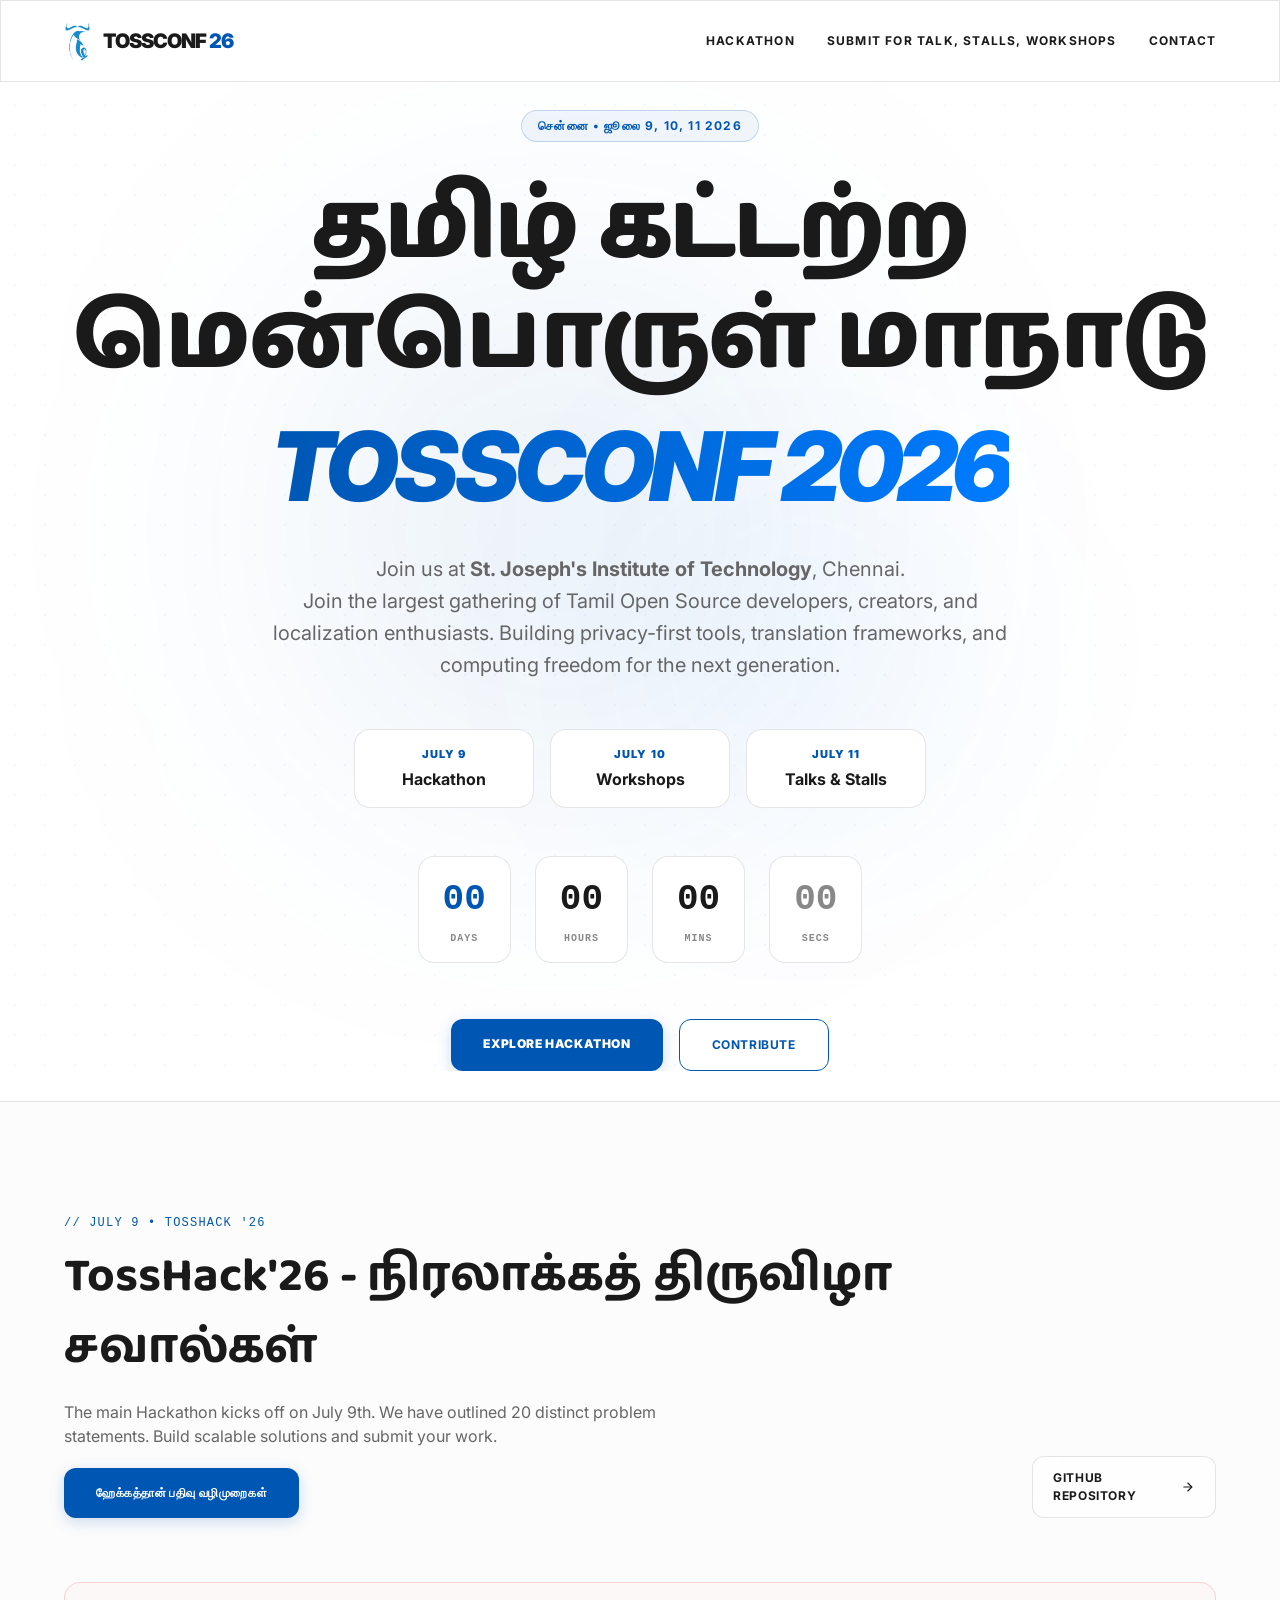
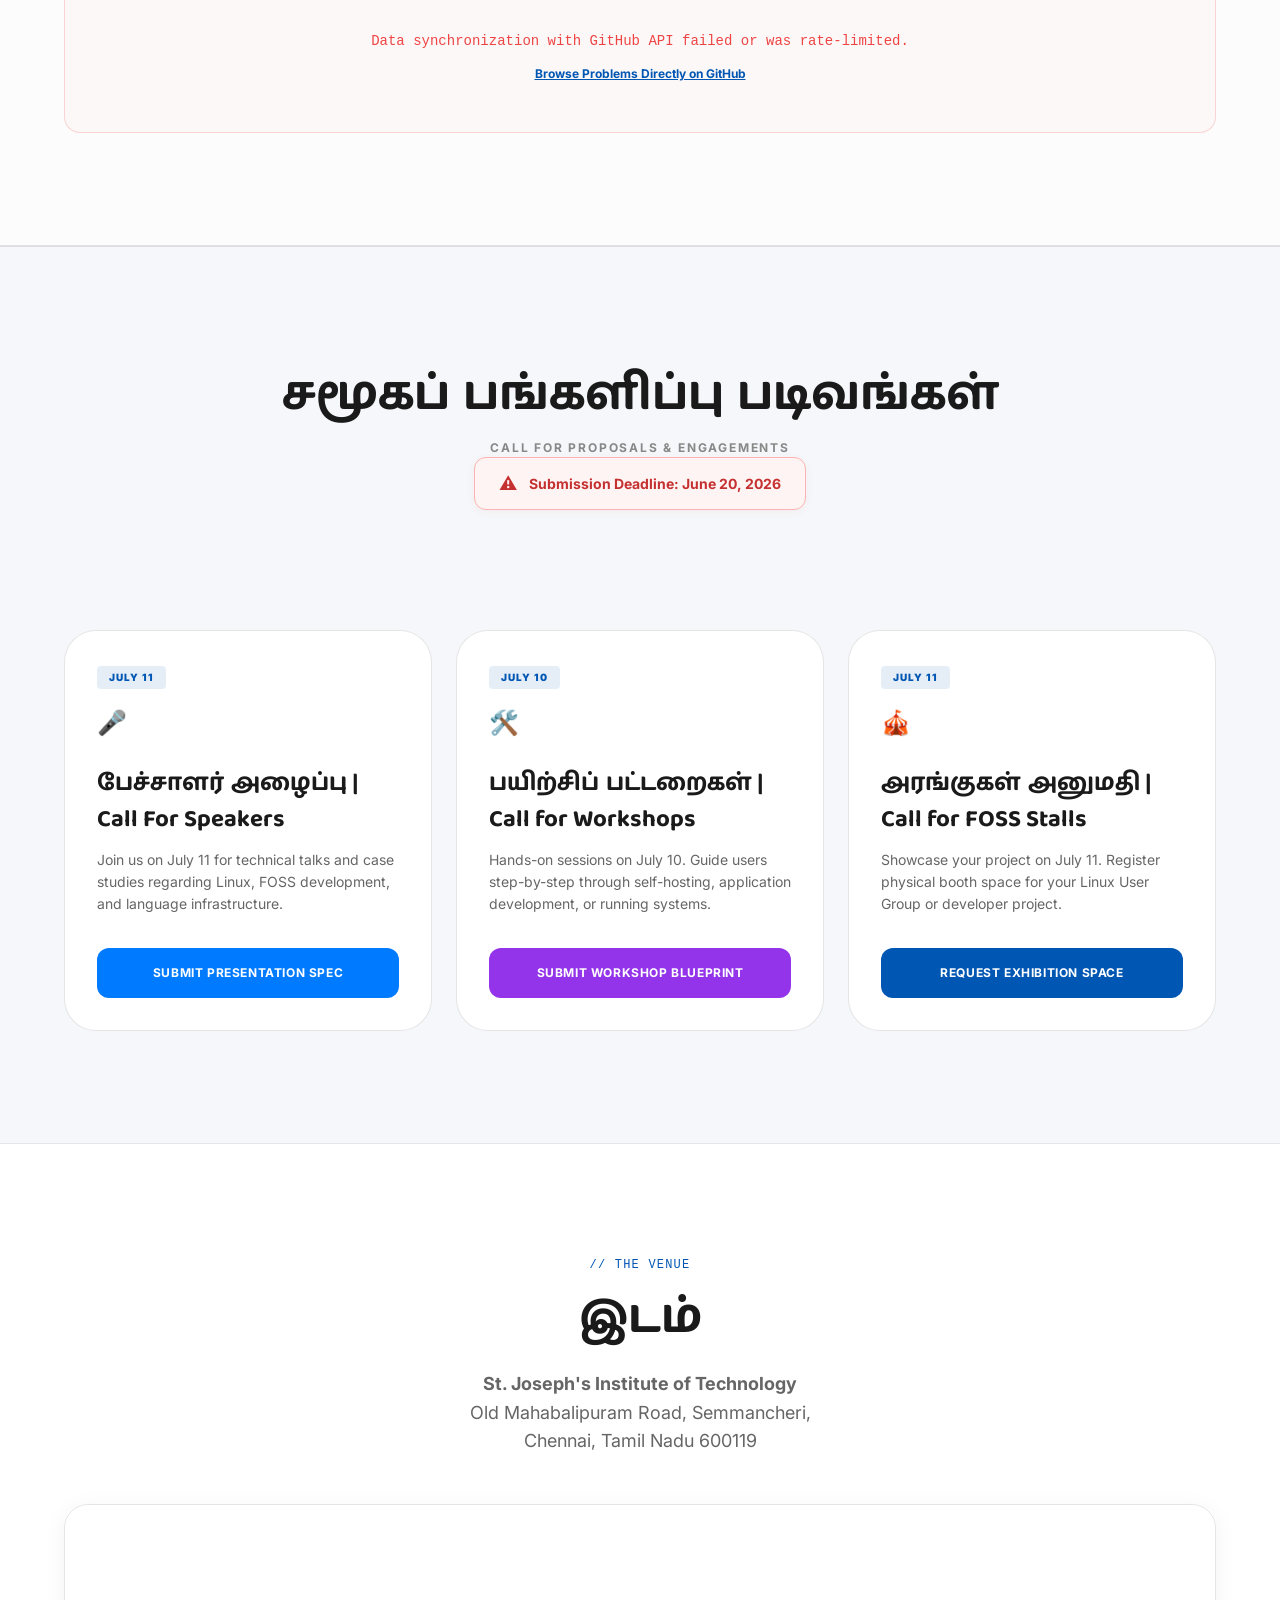
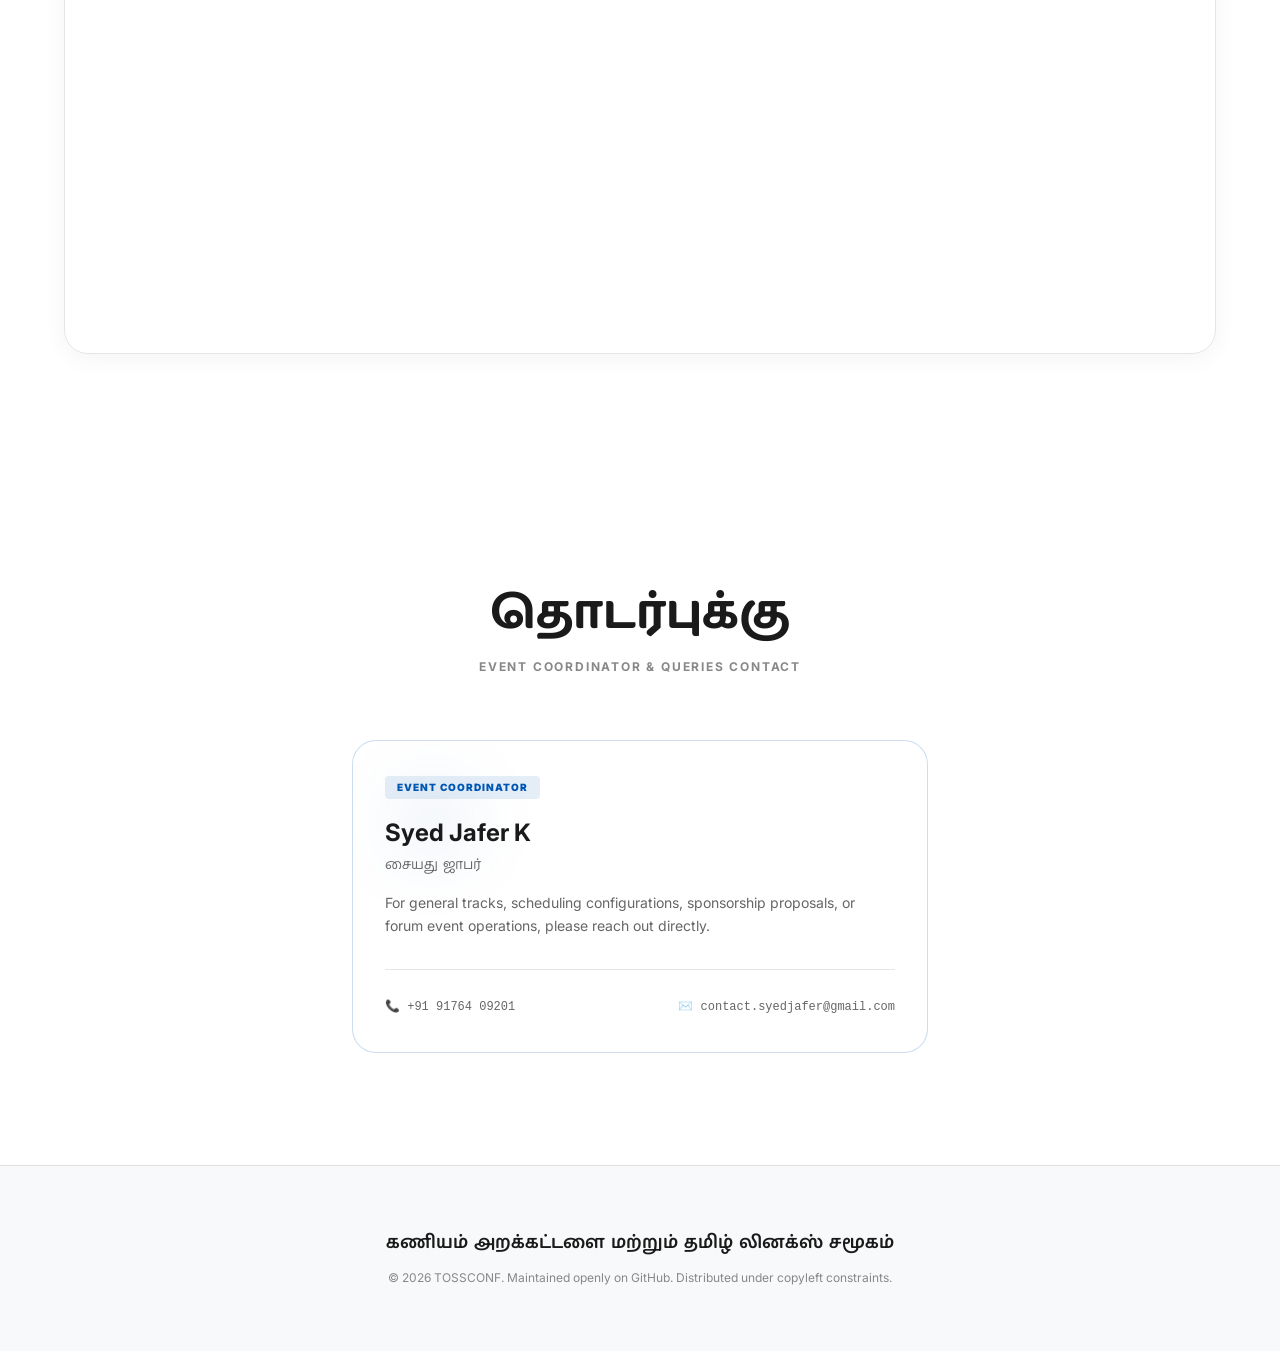
<file: tossconf26-feature/index.html>
<!doctype html>
<html lang="ta" class="scroll-smooth">
    <head>
        <meta charset="UTF-8" />
        <meta name="viewport" content="width=device-width, initial-scale=1.0" />
        <title>TOSSCONF 2026 | தமிழ் கட்டற்ற மென்பொருள் மாநாடு</title>
        <meta name="description" content="TOSSCONF 2026 - தமிழ் கட்டற்ற மென்பொருள் மாநாடு. Join the largest gathering of Tamil Open Source developers, creators, and computing freedom enthusiasts at St. Joseph's Institute of Technology, Chennai." />
        <link rel="icon" type="image/x-icon" href="favicon.ico" />

        <!-- Open Graph / Facebook -->
        <meta property="og:type" content="website" />
        <meta property="og:title" content="TOSSCONF 2026 | தமிழ் கட்டற்ற மென்பொருள் மாநாடு" />
        <meta property="og:description" content="Join the largest gathering of Tamil Open Source developers, creators, and computing freedom enthusiasts at St. Joseph's Institute of Technology, Chennai." />
        <meta property="og:image" content="images/hero_bg1.png" />

        <link rel="stylesheet" href="style.css" />

        <link
            href="https://fonts.googleapis.com/css2?family=Baloo+Thambi+2:wght@400;600;800&family=Inter:wght@300;400;600;800&display=swap"
            rel="stylesheet"
        />
    </head>
    <body>
        <nav class="navbar glass">
            <div class="container nav-container">
                <div class="nav-logo">
                    <img
                        src="images/hero_bg1.png"
                        alt="TOSSCONF Logo"
                        class="logo-img"
                    />
                    <span class="logo-text"
                        >TOSSCONF <span class="logo-year">26</span></span
                    >
                </div>
                <button class="menu-toggle" aria-label="Toggle Menu" id="menu-toggle">
                    <span class="bar"></span>
                    <span class="bar"></span>
                    <span class="bar"></span>
                </button>
                <div class="nav-links nav-menu">
                    <a href="#hackathon">Hackathon</a>
                    <!--<a href="#schedule">Schedule</a>-->
                    <a href="#contribute">Submit for Talk, Stalls, Workshops</a>
                    <a href="#contact">Contact</a>
                </div>
            </div>
        </nav>

        <section class="hero" style="margin: 30px 0 30px 0">
            <div class="ambient-1"></div>
            <div class="ambient-2"></div>
            <div class="dot-pattern"></div>

            <div class="container">
                <div class="badge">சென்னை • ஜூலை 9, 10, 11 2026</div>

                <h1 class="hero-title">
                    <span class="tamil-font block"
                        >தமிழ் கட்டற்ற மென்பொருள் மாநாடு</span
                    >
                    <span class="gradient-text">TossConf 2026</span>
                </h1>

                <p class="hero-desc">
                    Join us at
                    <strong>St. Joseph's Institute of Technology</strong>,
                    Chennai.<br />
                    Join the largest gathering of Tamil Open Source developers,
                    creators, and localization enthusiasts. Building
                    privacy-first tools, translation frameworks, and computing
                    freedom for the next generation.
                </p>

                <div class="agenda-timeline">
                    <div class="agenda-item">
                        <span class="agenda-date">July 9</span>
                        <span class="agenda-event">Hackathon</span>
                    </div>
                    <div class="agenda-item">
                        <span class="agenda-date">July 10</span>
                        <span class="agenda-event">Workshops</span>
                    </div>
                    <div class="agenda-item">
                        <span class="agenda-date">July 11</span>
                        <span class="agenda-event">Talks & Stalls</span>
                    </div>
                </div>

                <div class="countdown">
                    <div class="countdown-box glass">
                        <div id="days" class="countdown-val">00</div>
                        <div class="countdown-label">Days</div>
                    </div>
                    <div class="countdown-box glass">
                        <div id="hours" class="countdown-val">00</div>
                        <div class="countdown-label">Hours</div>
                    </div>
                    <div class="countdown-box glass">
                        <div id="minutes" class="countdown-val">00</div>
                        <div class="countdown-label">Mins</div>
                    </div>
                    <div class="countdown-box glass">
                        <div id="seconds" class="countdown-val">00</div>
                        <div class="countdown-label">Secs</div>
                    </div>
                </div>

                <div class="btn-holder">
                    <a href="#hackathon" class="btn-primary"
                        >Explore Hackathon</a
                    >
                    <a href="#contribute" class="btn-secondary glass"
                        >Contribute</a
                    >
                </div>
            </div>
        </section>

        <section id="hackathon" class="section-padding bg-alt">
            <div class="container">
                <div class="section-header-flex">
                    <div>
                        <div class="section-tagline">
                            // JULY 9 • TOSSHACK '26
                        </div>
                        <h2 class="section-title tamil-font">
                            TossHack'26 - நிரலாக்கத் திருவிழா சவால்கள்
                        </h2>
                        <p class="section-desc">
                            The main Hackathon kicks off on July 9th. We have
                            outlined 20 distinct problem statements. Build
                            scalable solutions and submit your work.
                        </p>
                        <div style="margin-top: 20px;">
                            <a href="instructions.html" class="btn-primary" style="text-decoration: none;">ஹேக்கத்தான் பதிவு வழிமுறைகள்</a>
                        </div>
                    </div>
                    <a
                        href="https://github.com/tossconf/TossHack26-ProblemStatements/issues"
                        target="_blank"
                        class="btn-github glass"
                    >
                        GITHUB REPOSITORY
                        <svg
                            viewBox="0 0 24 24"
                            stroke-width="2"
                            stroke-linecap="round"
                            stroke-linejoin="round"
                        >
                            <line x1="5" y1="12" x2="19" y2="12"></line>
                            <polyline points="12 5 19 12 12 19"></polyline>
                        </svg>
                    </a>
                </div>

                <div id="github-issues" class="grid-3">
                    <div class="shimmer-box shimmer-pulse"></div>
                    <div class="shimmer-box shimmer-pulse"></div>
                    <div class="shimmer-box shimmer-pulse"></div>
                </div>
            </div>
        </section>

        <!--<section id="schedule" class="section-padding">
            <div class="container schedule-center">
                <div class="text-center">
                    <h2 class="section-title tamil-font">நிகழ்ச்சி நிரல்</h2>
                    <p>Conference Agenda & Flow</p>
                </div>

                <div class="schedule-stack">
                    <div class="schedule-card glass border-teal">
                        <div class="schedule-column">
                            <span class="schedule-time"
                                >08:30 AM - 09:30 AM</span
                            >
                            <h4 class="schedule-card-title tamil-font">
                                பதிவு மற்றும் வருகை ஏற்பு
                            </h4>
                            <p class="schedule-desc">
                                Attendee Check-in & Badge Distribution
                            </p>
                        </div>
                        <div class="schedule-venue">Registration Balcony</div>
                    </div>

                    <div class="schedule-card glass border-lime">
                        <div class="schedule-column">
                            <span class="schedule-time"
                                >09:30 AM - 10:15 AM</span
                            >
                            <h4 class="schedule-card-title tamil-font">
                                துவக்க உரை & முக்கிய அமர்வு
                            </h4>
                            <p class="schedule-desc">
                                Keynote: Decentralization & The Localized
                                Digital Ecosystem
                            </p>
                        </div>
                        <div class="schedule-venue">Auditorium</div>
                    </div>

                    <div class="schedule-card glass border-purple">
                        <div class="schedule-column">
                            <span class="schedule-time"
                                >10:15 AM - 01:00 PM</span
                            >
                            <h4 class="schedule-card-title tamil-font">
                                செயல்முறைப் பயிற்சிப் பட்டறைகள்
                            </h4>
                            <p class="schedule-desc">
                                Parallel Technical Tracks & Hands-On Workshops
                            </p>
                        </div>
                        <div class="schedule-venue">Labs 1-4</div>
                    </div>
                </div>
            </div>
        </section>-->

        <section id="contribute" class="section-padding bg-darker">
            <div class="container contribute-center">
                <div class="text-center">
                    <h2 class="section-title tamil-font">
                        சமூகப் பங்களிப்பு படிவங்கள்
                    </h2>
                    <p>Call for Proposals & Engagements</p>
                    <div class="deadline-banner">
                        <span class="deadline-icon">⚠️</span>
                        <span>Submission Deadline: June 20, 2026</span>
                    </div>
                </div>

                <div class="grid-3">
                    <div
                        class="contribute-card glass"
                        style="--hover-border: var(--secondary-blue)"
                    >
                        <div class="contribute-card-top">
                            <div class="coordinator-badge">JULY 11</div>
                            <div class="card-icon">🎤</div>
                            <h3 class="card-title tamil-font">
                                பேச்சாளர் அழைப்பு | Call For Speakers
                            </h3>
                            <p class="card-desc">
                                Join us on July 11 for technical talks and case
                                studies regarding Linux, FOSS development, and
                                language infrastructure.
                            </p>
                        </div>
                        <a
                            href="https://forums.tamillinuxcommunity.org/t/tossconf26-call-for-speakers/3316/3"
                            target="_blank"
                            class="btn-card btn-teal"
                            >Submit Presentation Spec</a
                        >
                    </div>

                    <div
                        class="contribute-card glass"
                        style="--hover-border: #9333ea"
                    >
                        <div class="contribute-card-top">
                            <div class="coordinator-badge">JULY 10</div>
                            <div class="card-icon">🛠️</div>
                            <h3 class="card-title tamil-font">
                                பயிற்சிப் பட்டறைகள் | Call for Workshops
                            </h3>
                            <p class="card-desc">
                                Hands-on sessions on July 10. Guide users
                                step-by-step through self-hosting, application
                                development, or running systems.
                            </p>
                        </div>
                        <a
                            href="https://forums.tamillinuxcommunity.org/t/tossconf26-workshop/3315/2"
                            target="_blank"
                            class="btn-card btn-purple"
                            >Submit Workshop Blueprint</a
                        >
                    </div>

                    <div
                        class="contribute-card glass"
                        style="--hover-border: var(--primary-blue)"
                    >
                        <div class="contribute-card-top">
                            <div class="coordinator-badge">JULY 11</div>
                            <div class="card-icon">🎪</div>
                            <h3 class="card-title tamil-font">
                                அரங்குகள் அனுமதி | Call for FOSS Stalls
                            </h3>
                            <p class="card-desc">
                                Showcase your project on July 11. Register
                                physical booth space for your Linux User Group
                                or developer project.
                            </p>
                        </div>
                        <a
                            href="https://forums.tamillinuxcommunity.org/t/call-for-foss-stalls-tossconf26/3314/2"
                            target="_blank"
                            class="btn-card btn-lime"
                            >Request Exhibition Space</a
                        >
                    </div>


                </div>
            </div>
        </section>

        <section id="venue" class="section-padding venue-section">
            <div class="container">
                <div class="venue-info">
                    <div class="section-tagline">// THE VENUE</div>
                    <h2 class="section-title tamil-font">இடம்</h2>
                    <p class="venue-address">
                        <strong>St. Joseph's Institute of Technology</strong
                        ><br />
                        Old Mahabalipuram Road, Semmancheri, <br />
                        Chennai, Tamil Nadu 600119
                    </p>
                </div>
                <div class="map-container">
                    <iframe
                        src="https://maps.google.com/maps?q=St.%20Joseph's%20Institute%20of%20Technology,%20Chennai&amp;t=&amp;z=15&amp;ie=UTF8&amp;iwloc=&amp;output=embed"
                        style="border:0;"
                        allowfullscreen=""
                        loading="lazy"
                        referrerpolicy="no-referrer-when-downgrade"
                    >
                    </iframe>
                    <br />
                    <small>
                        <a
                            href="https://www.google.com/maps/search/?api=1&amp;query=St.+Joseph's+Institute+of+Technology,+Chennai"
                            target="_blank"
                            >View Larger Map</a
                        >
                    </small>
                </div>
            </div>
        </section>

        <section id="contact" class="section-padding">
            <div class="container contact-center">
                <div class="text-center">
                    <h2 class="section-title tamil-font">தொடர்புக்கு</h2>
                    <p>Event Coordinator & Queries Contact</p>
                </div>

                <div class="contact-card glass">
                    <div class="ambient-contact-glow"></div>
                    <div>
                        <div class="coordinator-badge">Event Coordinator</div>
                        <h3 class="coordinator-name">Syed Jafer K</h3>
                        <p class="coordinator-tamil tamil-font">சையது ஜாபர்</p>
                        <p class="coordinator-desc">
                            For general tracks, scheduling configurations,
                            sponsorship proposals, or forum event operations,
                            please reach out directly.
                        </p>
                    </div>
                    <div class="contact-meta-holder">
                        <a href="tel:+919176409201" class="contact-meta">
                            <span>📞 +91 91764 09201</span>
                        </a>
                        <a
                            href="mailto:contact.syedjafer@gmail.com"
                            class="contact-meta"
                        >
                            <span>✉️ contact.syedjafer@gmail.com</span>
                        </a>
                    </div>
                </div>
            </div>
        </section>

        <footer class="footer">
            <div class="container">
                <p class="footer-title tamil-font">
                    கணியம் அறக்கட்டளை மற்றும் தமிழ் லினக்ஸ் சமூகம்
                </p>
                <p class="footer-copy">
                    © 2026 TOSSCONF. Maintained openly on GitHub. Distributed
                    under copyleft constraints.
                </p>
            </div>
        </footer>

        <script>
            // Precision Dynamic Countdown Timer
            const targetTimeline = new Date("July 9, 2026 09:00:00").getTime();

            function runCountdownEngine() {
                const currentPeriod = new Date().getTime();
                const chronologicalGap = targetTimeline - currentPeriod;

                if (chronologicalGap <= 0) {
                    document.getElementById("days").innerText = "00";
                    document.getElementById("hours").innerText = "00";
                    document.getElementById("minutes").innerText = "00";
                    document.getElementById("seconds").innerText = "00";
                    return;
                }

                const daysLeft = Math.floor(
                    chronologicalGap / (1000 * 60 * 60 * 24),
                );
                const hoursLeft = Math.floor(
                    (chronologicalGap % (1000 * 60 * 60 * 24)) /
                        (1000 * 60 * 60),
                );
                const minutesLeft = Math.floor(
                    (chronologicalGap % (1000 * 60 * 60)) / (1000 * 60),
                );
                const secondsLeft = Math.floor(
                    (chronologicalGap % (1000 * 60)) / 1000,
                );

                document.getElementById("days").innerText = String(
                    daysLeft,
                ).padStart(2, "0");
                document.getElementById("hours").innerText = String(
                    hoursLeft,
                ).padStart(2, "0");
                document.getElementById("minutes").innerText = String(
                    minutesLeft,
                ).padStart(2, "0");
                document.getElementById("seconds").innerText = String(
                    secondsLeft,
                ).padStart(2, "0");
            }
            setInterval(runCountdownEngine, 1000);
            runCountdownEngine();

            // REST API Asynchronous Repository Pipeline
            async function fetchActiveIssues() {
                const layoutTarget = document.getElementById("github-issues");
                try {
                    const apiURI =
                        "https://api.github.com/repos/tossconf/TossHack26-ProblemStatements/issues?state=open&per_page=18";
                    const resolutionPipeline = await fetch(apiURI);

                    if (!resolutionPipeline.ok)
                        throw new Error("Data payload streaming failure");

                    const datasetArray = await resolutionPipeline.json();
                    layoutTarget.innerHTML = "";

                    if (datasetArray.length === 0) {
                        layoutTarget.innerHTML = `<p style="color:#555; grid-column: 1/-1; text-align:center; font-family:monospace; font-size:14px; padding:24px 0;">No active problem issues found inside the workspace repository tracking system currently.</p>`;
                        return;
                    }

                    datasetArray.forEach((issueData) => {
                        const blockNode = document.createElement("div");
                        blockNode.className = "issue-card";

                        const processedTitle = issueData.title
                            .replace(/</g, "&lt;")
                            .replace(/>/g, "&gt;");
                        const processedBody = issueData.body
                            ? issueData.body
                                  .replace(/</g, "&lt;")
                                  .replace(/>/g, "&gt;")
                                  .substring(0, 110) + "..."
                            : "No architectural parameters structured inside this problem module description...";

                        blockNode.innerHTML = `
                        <div>
                            <div class="issue-meta">
                                <span class="issue-num">#ISSUE-${issueData.number}</span>
                                <span class="issue-status"><span class="issue-pulse-dot"></span>OPEN SPEC</span>
                            </div>
                            <h4 class="issue-card-title font-sans">${processedTitle}</h4>
                            <p class="issue-context">${processedBody}</p>
                        </div>
                        <div>
                            <a href="${issueData.html_url}" target="_blank" class="issue-link">Inspect Parameters</a>
                        </div>
                    `;
                        layoutTarget.appendChild(blockNode);
                    });
                } catch (networkFault) {
                    console.error(networkFault);
                    layoutTarget.innerHTML = `
                    <div style="grid-column: 1/-1; text-align:center; padding:48px 24px; border:1px solid rgba(239,68,68,0.2); background:rgba(239,68,68,0.02); border-radius:16px;">
                        <p style="color:#ef4444; font-family:monospace; font-size:14px; margin-bottom:8px;">Data synchronization with GitHub API failed or was rate-limited.</p>
                        <a href="https://github.com/tossconf/TossHack26-ProblemStatements/issues" target="_blank" style="font-size:12px; color:var(--primary-blue); text-decoration:underline; font-weight:bold;">Browse Problems Directly on GitHub</a>
                    </div>`;
                }
            }
            fetchActiveIssues();
        </script>
        <script src="script.js"></script>
    </body>
</html>
</file>
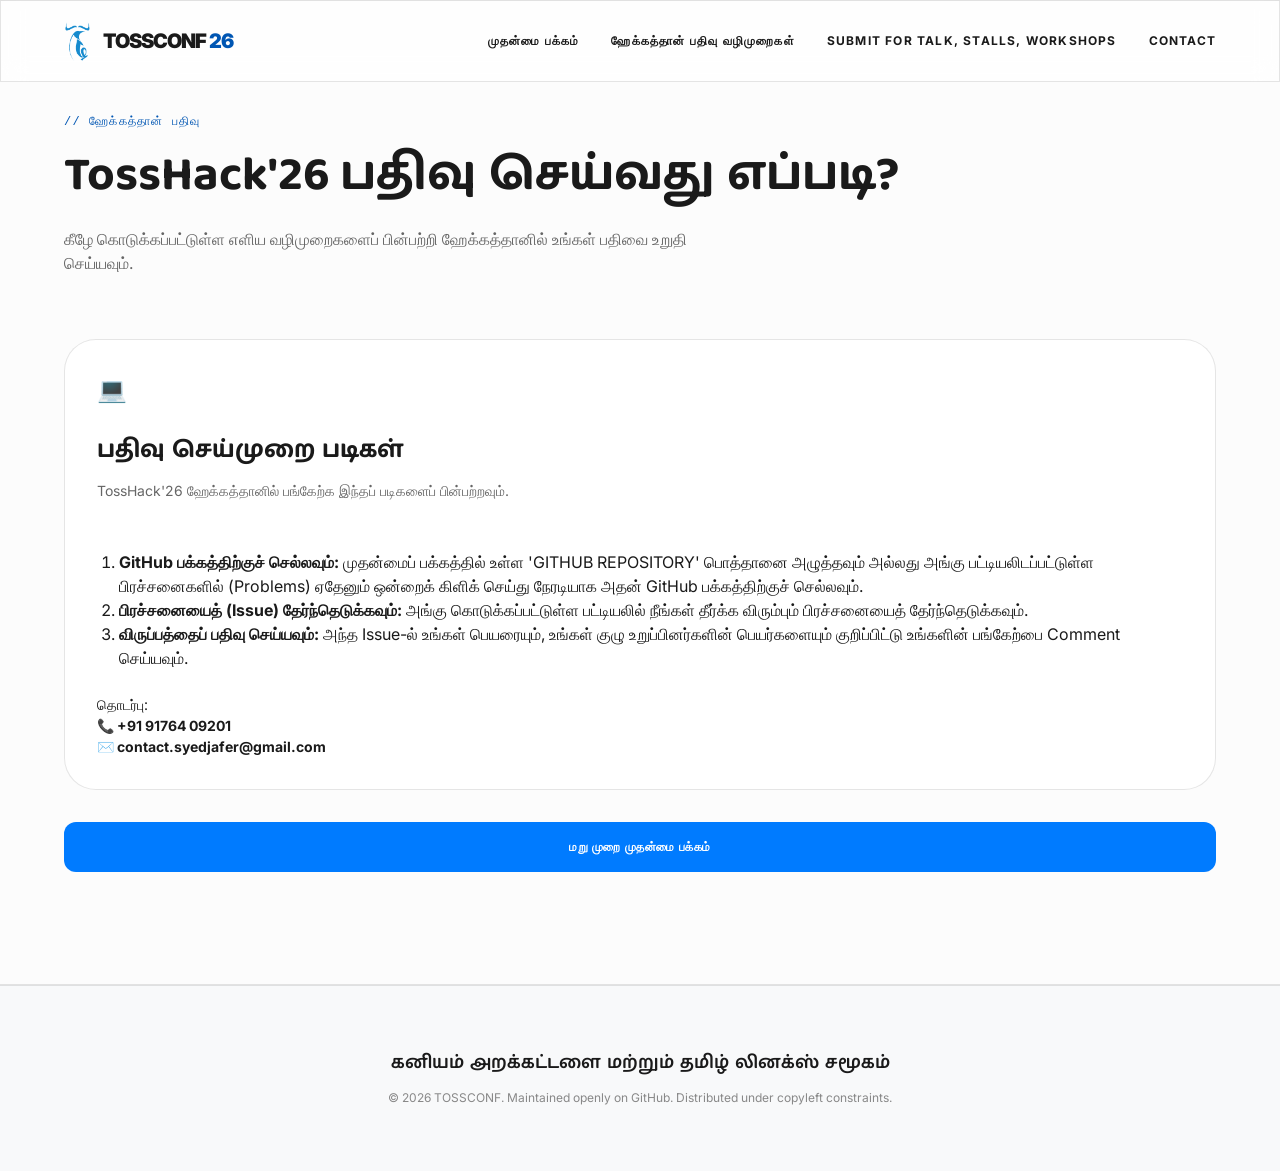
<file: tossconf26-feature/instructions.html>
<!doctype html>
<html lang="ta" class="scroll-smooth">
    <head>
        <meta charset="UTF-8" />
        <meta name="viewport" content="width=device-width, initial-scale=1.0" />
        <title>ஹேக்கத்தான் பதிவு | TossHack'26</title>
        <meta name="description" content="TossHack'26 ஹேக்கத்தான் பதிவு செயல்முறை." />
        <link rel="icon" type="image/x-icon" href="favicon.ico" />
        <link rel="stylesheet" href="style.css" />
        <link
            href="https://fonts.googleapis.com/css2?family=Baloo+Thambi+2:wght@400;600;800&family=Inter:wght@300;400;600;800&display=swap"
            rel="stylesheet"
        />
    </head>
    <body>
        <nav class="navbar glass">
            <div class="container nav-container">
                <div class="nav-logo">
                    <img src="images/hero_bg1.png" alt="TOSSCONF Logo" class="logo-img" />
                    <span class="logo-text">TOSSCONF <span class="logo-year">26</span></span>
                </div>
                <div class="nav-links nav-menu">
                    <a href="index.html">முதன்மை பக்கம்</a>
                    <a href="#instructions">ஹேக்கத்தான் பதிவு வழிமுறைகள்</a>
                    <a href="index.html#contribute">Submit for Talk, Stalls, Workshops</a>
                    <a href="index.html#contact">Contact</a>
                </div>
            </div>
        </nav>

        <section id="instructions" class="section-padding bg-alt">
            <div class="container">
                <div class="section-header-flex">
                    <div>
                        <div class="section-tagline">// ஹேக்கத்தான் பதிவு</div>
                        <h2 class="section-title tamil-font">TossHack'26 பதிவு செய்வது எப்படி?</h2>
                        <p class="section-desc">
                            கீழே கொடுக்கப்பட்டுள்ள எளிய வழிமுறைகளைப் பின்பற்றி ஹேக்கத்தானில் உங்கள் பதிவை உறுதி செய்யவும்.
                        </p>
                    </div>
                </div>

                <div class="contribute-card glass" style="--hover-border: var(--secondary-blue);">
                    <div class="contribute-card-top">
                        <div class="card-icon">💻</div>
                        <h3 class="card-title tamil-font">பதிவு செய்முறை படிகள்</h3>
                        <p class="card-desc">
                            TossHack'26 ஹேக்கத்தானில் பங்கேற்க இந்தப் படிகளைப் பின்பற்றவும்.
                        </p>
                    </div>
                    <ol style="margin-top: 16px; padding-left: 22px;">
                        <li><strong>GitHub பக்கத்திற்குச் செல்லவும்:</strong> முதன்மைப் பக்கத்தில் உள்ள 'GITHUB REPOSITORY' பொத்தானை அழுத்தவும் அல்லது அங்கு பட்டியலிடப்பட்டுள்ள பிரச்சனைகளில் (Problems) ஏதேனும் ஒன்றைக் கிளிக் செய்து நேரடியாக அதன் GitHub பக்கத்திற்குச் செல்லவும்.</li>
                        <li><strong>பிரச்சனையைத் (Issue) தேர்ந்தெடுக்கவும்:</strong> அங்கு கொடுக்கப்பட்டுள்ள பட்டியலில் நீங்கள் தீர்க்க விரும்பும் பிரச்சனையைத் தேர்ந்தெடுக்கவும்.</li>
                        <li><strong>விருப்பத்தைப் பதிவு செய்யவும்:</strong> அந்த Issue-ல் உங்கள் பெயரையும், உங்கள் குழு உறுப்பினர்களின் பெயர்களையும் குறிப்பிட்டு உங்களின் பங்கேற்பை Comment செய்யவும்.</li>
                    </ol>
                    <div class="registration-contact" style="margin-top: 24px;">
                        <p>தொடர்பு:</p>
                        <p><strong>📞 +91 91764 09201</strong></p>
                        <p><strong>✉️ contact.syedjafer@gmail.com</strong></p>
                    </div>
                </div>

                <div style="margin-top: 32px; text-align: center;">
                    <a href="index.html" class="btn-card btn-teal">மறு முறை முதன்மை பக்கம்</a>
                </div>
            </div>
        </section>

        <footer class="footer">
            <div class="container">
                <p class="footer-title tamil-font">கனியம் அறக்கட்டளை மற்றும் தமிழ் லினக்ஸ் சமூகம்</p>
                <p class="footer-copy">© 2026 TOSSCONF. Maintained openly on GitHub. Distributed under copyleft constraints.</p>
            </div>
        </footer>
    </body>
</html>
</file>
<file: tossconf26-feature/style.css>
/* ==========================================================================
   TOSSCONF 2026 Core Architecture & Layout System
   ========================================================================== */

:root {
    --primary-blue: #0056b3;
    --secondary-blue: #007bff;
    --white-bg: #ffffff;
    --card-bg: #f8f9fa;
    --border-color: rgba(0, 0, 0, 0.1);
    --dark-text: #1a1a1a;
    --light-text: #666666;
}

/* Base Resets & Global Smoothness */
* {
    box-sizing: border-box;
    margin: 0;
    padding: 0;
}
html {
    scroll-behavior: smooth;
}
body {
    font-family: "Inter", sans-serif;
    background-color: var(--white-bg);
    color: var(--dark-text);
    -webkit-font-smoothing: antialiased;
    line-height: 1.5;
}
::selection {
    background-color: var(--secondary-blue);
    color: white;
}

/* Custom Typography & Framework Utilities */
.tamil-font {
    font-family: "Baloo Thambi 2", cursive;
}
.glass {
    background: rgba(255, 255, 255, 0.7);
    backdrop-filter: blur(12px);
    -webkit-backdrop-filter: blur(12px);
    border: 1px solid var(--border-color);
}
.gradient-text {
    background: linear-gradient(
        90deg,
        var(--primary-blue),
        var(--secondary-blue)
    );
    -webkit-background-clip: text;
    -webkit-text-fill-color: transparent;
}

/* Interactive Scrollbar Configuration */
::-webkit-scrollbar {
    width: 8px;
}
::-webkit-scrollbar-track {
    background: var(--white-bg);
}
::-webkit-scrollbar-thumb {
    background: #ccc;
    border-radius: 10px;
}
::-webkit-scrollbar-thumb:hover {
    background: var(--secondary-blue);
}

/* Structural Grid & Section Container System */
.container {
    max-width: 1200px;
    margin: 0 auto;
    padding: 0 24px;
}
.section-padding {
    padding: 112px 0;
}
.bg-alt {
    background-color: #fcfcfc;
    border-top: 1px solid var(--border-color);
    border-bottom: 1px solid var(--border-color);
}
.bg-darker {
    background-color: #f5f7fa;
    border-top: 1px solid var(--border-color);
}

/* Fixed Navigation Layout */
.navbar {
    position: fixed;
    top: 0;
    width: 100%;
    z-index: 50;
}
.nav-container {
    display: flex;
    justify-content: space-between;
    align-items: center;
    height: 80px;
}
.nav-logo {
    display: flex;
    align-items: center;
    gap: 12px;
}
.logo-img {
    height: 40px;
    width: auto;
    object-fit: contain;
    border-radius: 4px;
}
.logo-text {
    font-weight: 900;
    font-size: 20px;
    letter-spacing: -0.05em;
    text-transform: uppercase;
    color: var(--dark-text);
}
.logo-year {
    color: var(--primary-blue);
}
.nav-links {
    display: flex;
    gap: 32px;
    font-size: 12px;
    font-weight: bold;
    text-transform: uppercase;
    letter-spacing: 0.1em;
}
.nav-links a {
    color: var(--dark-text);
    text-decoration: none;
    transition: color 0.2s;
}
.nav-links a:hover {
    color: var(--primary-blue);
}

/* Mobile Menu Toggle Button */
.menu-toggle {
    display: none;
    flex-direction: column;
    justify-content: space-between;
    width: 24px;
    height: 18px;
    background: transparent;
    border: none;
    cursor: pointer;
    padding: 0;
    z-index: 100;
}
.menu-toggle .bar {
    height: 2px;
    width: 100%;
    background-color: var(--dark-text);
    border-radius: 4px;
    transition: all 0.3s ease;
}
/* Animate mobile menu icon to X */
.menu-toggle.active .bar:nth-child(1) {
    transform: translateY(8px) rotate(45deg);
}
.menu-toggle.active .bar:nth-child(2) {
    opacity: 0;
}
.menu-toggle.active .bar:nth-child(3) {
    transform: translateY(-8px) rotate(-45deg);
}

/* Hero Interactive Canvas */
.hero {
    position: relative;
    min-height: 100vh;
    display: flex;
    flex-direction: column;
    align-items: center;
    justify-content: center;
    text-align: center;
    padding-top: 80px;
    overflow: hidden;
}
.ambient-1 {
    position: absolute;
    top: 25%;
    left: 25%;
    width: 480px;
    height: 480px;
    background-color: rgba(0, 86, 179, 0.1);
    border-radius: 50%;
    filter: blur(140px);
    z-index: -1;
    animation: ambientPulse 4s infinite alternate;
}
.ambient-2 {
    position: absolute;
    bottom: 25%;
    right: 25%;
    width: 320px;
    height: 320px;
    background-color: rgba(0, 123, 255, 0.05);
    border-radius: 50%;
    filter: blur(120px);
    z-index: -1;
}
.dot-pattern {
    position: absolute;
    inset: 0;
    opacity: 0.05;
    background-image: radial-gradient(
        var(--secondary-blue) 1px,
        transparent 1px
    );
    background-size: 30px 30px;
    z-index: -1;
}
@keyframes ambientPulse {
    0% {
        transform: scale(1);
        opacity: 0.8;
    }
    100% {
        transform: scale(1.1);
        opacity: 1;
    }
}

.badge {
    display: inline-block;
    padding: 6px 16px;
    margin-bottom: 32px;
    border: 1px solid rgba(0, 86, 179, 0.2);
    background-color: rgba(0, 86, 179, 0.05);
    border-radius: 9999px;
    color: var(--primary-blue);
    font-size: 12px;
    font-weight: bold;
    letter-spacing: 0.1em;
    text-transform: uppercase;
}
.hero-title {
    font-size: 40px;
    font-weight: 900;
    margin-bottom: 32px;
    line-height: 1.15;
    letter-spacing: -0.02em;
    color: var(--dark-text);
}
.hero-title span.block {
    display: block;
    font-weight: 800;
    margin-bottom: 16px;
}
.hero-title .gradient-text {
    font-style: italic;
    letter-spacing: -0.05em;
    text-transform: uppercase;
}
.hero-desc {
    color: var(--light-text);
    font-size: 16px;
    max-width: 768px;
    margin: 0 auto 48px auto;
    line-height: 1.6;
}

/* Digital Countdown Elements */
.countdown {
    display: flex;
    justify-content: center;
    gap: 12px;
    margin-bottom: 56px;
    font-family: monospace;
}
.countdown-box {
    padding: 12px 16px;
    border-radius: 16px;
    min-width: 75px;
    background: white;
    border: 1px solid var(--border-color);
}
.countdown-val {
    font-size: 24px;
    font-weight: 900;
    color: var(--dark-text);
}
.countdown-box:first-child .countdown-val {
    color: var(--primary-blue);
}
.countdown-box:last-child .countdown-val {
    color: #888;
}
.countdown-label {
    font-size: 9px;
    color: #888;
    font-weight: bold;
    text-transform: uppercase;
    letter-spacing: 0.1em;
    margin-top: 4px;
}

/* Agenda Date Widget */
.agenda-timeline {
    display: flex;
    justify-content: center;
    gap: 16px;
    margin-bottom: 48px;
    flex-wrap: wrap;
}
.agenda-item {
    background: white;
    border: 1px solid var(--border-color);
    padding: 16px 24px;
    border-radius: 16px;
    display: flex;
    flex-direction: column;
    align-items: center;
    min-width: 180px;
    transition:
        transform 0.2s,
        box-shadow 0.2s;
}
.agenda-item:hover {
    transform: translateY(-4px);
    box-shadow: 0 4px 20px rgba(0, 86, 179, 0.1);
    border-color: var(--primary-blue);
}
.agenda-date {
    font-size: 11px;
    font-weight: 900;
    color: var(--primary-blue);
    text-transform: uppercase;
    letter-spacing: 0.1em;
    margin-bottom: 4px;
}
.agenda-event {
    font-size: 16px;
    font-weight: 700;
    color: var(--dark-text);
}

/* Venue & Map Section */
.venue-section {
    background-color: white;
    border-top: 1px solid var(--border-color);
}
.map-container {
    width: 100%;
    height: 450px;
    border-radius: 24px;
    overflow: hidden;
    border: 1px solid var(--border-color);
    margin-top: 48px;
    box-shadow: 0 4px 24px rgba(0, 0, 0, 0.05);
}
.map-container iframe {
    width: 100%;
    height: 100%;
    border: none;
}
.venue-info {
    display: flex;
    flex-direction: column;
    align-items: center;
    text-align: center;
    margin-bottom: 32px;
}
.venue-address {
    font-size: 18px;
    color: var(--light-text);
    max-width: 600px;
    line-height: 1.6;
    margin-top: 16px;
}

/* Control Button Engine */
.btn-holder {
    display: flex;
    flex-direction: column;
    gap: 16px;
    max-width: 400px;
    margin: 0 auto;
    width: 100%;
    justify-content: center;
}
.btn-primary {
    display: inline-block;
    padding: 16px 32px;
    background-color: var(--primary-blue);
    color: white;
    font-weight: 900;
    border-radius: 12px;
    text-decoration: none;
    text-transform: uppercase;
    font-size: 12px;
    letter-spacing: 0.05em;
    transition:
        transform 0.2s,
        box-shadow 0.2s;
    box-shadow: 0 4px 15px rgba(0, 86, 179, 0.2);
    text-align: center;
}
.btn-primary:hover {
    transform: scale(1.03);
    box-shadow: 0 6px 20px rgba(0, 86, 179, 0.3);
}
.btn-secondary {
    display: inline-block;
    padding: 16px 32px;
    color: var(--primary-blue);
    border: 1px solid var(--primary-blue);
    font-weight: bold;
    border-radius: 12px;
    text-decoration: none;
    text-transform: uppercase;
    font-size: 12px;
    letter-spacing: 0.05em;
    transition: background-color 0.2s;
    text-align: center;
}
.btn-secondary:hover {
    background-color: rgba(0, 86, 179, 0.05);
}

/* Inner Sub-Section Component Layouts */
.section-header-flex {
    display: flex;
    flex-direction: column;
    justify-content: space-between;
    align-items: flex-start;
    margin-bottom: 64px;
    gap: 24px;
}
.section-tagline {
    font-family: monospace;
    font-size: 12px;
    color: var(--primary-blue);
    letter-spacing: 0.1em;
    text-transform: uppercase;
    margin-bottom: 8px;
}
.section-title {
    font-size: 28px;
    font-weight: bold;
    color: var(--dark-text);
}
.section-desc {
    color: var(--light-text);
    margin-top: 16px;
    font-size: 16px;
    max-width: 640px;
}
.btn-github {
    display: flex;
    align-items: center;
    gap: 12px;
    padding: 12px 20px;
    text-decoration: none;
    color: var(--dark-text);
    font-size: 12px;
    font-weight: bold;
    letter-spacing: 0.05em;
    border-radius: 12px;
    border: 1px solid var(--border-color);
    transition: border-color 0.2s;
}
.btn-github:hover {
    border-color: var(--primary-blue);
    color: var(--primary-blue);
}
.btn-github svg {
    width: 16px;
    height: 16px;
    transition: transform 0.2s;
    fill: none;
    stroke: currentColor;
}
.btn-github:hover svg {
    transform: translateX(4px);
}

/* Multi-Column Layout Grid System */
.grid-3 {
    display: grid;
    grid-template-columns: repeat(1, 1fr);
    gap: 24px;
}

/* Dynamic Async Repository Cards */
.issue-card {
    background-color: var(--card-bg);
    border: 1px solid var(--border-color);
    padding: 32px;
    border-radius: 24px;
    display: flex;
    flex-direction: column;
    justify-content: space-between;
    height: 288px;
    transition:
        border-color 0.2s,
        box-shadow 0.2s;
    text-align: left;
}
.issue-card:hover {
    border-color: var(--secondary-blue);
    box-shadow: 0 4px 20px rgba(0, 0, 0, 0.05);
}
.issue-meta {
    display: flex;
    justify-content: space-between;
    align-items: center;
    margin-bottom: 20px;
}
.issue-num {
    font-family: monospace;
    font-size: 10px;
    font-weight: bold;
    letter-spacing: 0.1em;
    color: var(--primary-blue);
    background: rgba(0, 86, 179, 0.05);
    border: 1px solid rgba(0, 86, 179, 0.1);
    padding: 2px 8px;
    border-radius: 4px;
    text-transform: uppercase;
}
.issue-status {
    font-size: 10px;
    color: #888;
    font-family: monospace;
    font-style: italic;
    display: flex;
    align-items: center;
    gap: 6px;
}
.issue-pulse-dot {
    width: 8px;
    height: 8px;
    background-color: #10b981;
    border-radius: 50%;
    display: inline-block;
}
.issue-card-title {
    font-size: 18px;
    font-weight: bold;
    margin-bottom: 12px;
    color: var(--dark-text);
    display: -webkit-box;
    -webkit-line-clamp: 2;
    -webkit-box-orient: vertical;
    overflow: hidden;
}
.issue-context {
    color: var(--light-text);
    font-size: 12px;
    line-height: 1.6;
    display: -webkit-box;
    -webkit-line-clamp: 3;
    -webkit-box-orient: vertical;
    overflow: hidden;
}
.issue-link {
    display: inline-flex;
    align-items: center;
    font-size: 11px;
    font-weight: 900;
    letter-spacing: 0.05em;
    color: var(--primary-blue);
    text-decoration: none;
    border-bottom: 1px solid rgba(0, 86, 179, 0.2);
    transition:
        color 0.2s,
        border-color 0.2s;
    padding-bottom: 2px;
    text-transform: uppercase;
    margin-top: 16px;
    width: fit-content;
}
.issue-card:hover .issue-link {
    border-color: var(--primary-blue);
    color: var(--secondary-blue);
}

/* Shimmer Loading State Elements */
.shimmer-box {
    padding: 32px;
    border-radius: 24px;
    border: 1px dashed var(--border-color);
    height: 288px;
}
.shimmer-pulse {
    animation: shimmerEffect 1.5s infinite linear;
    background: linear-gradient(90deg, #f0f0f0 25%, #e0e0e0 50%, #f0f0f0 75%);
    background-size: 200% 100%;
}
@keyframes shimmerEffect {
    0% {
        background-position: 200% 0;
    }
    100% {
        background-position: -200% 0;
    }
}

/* Schedule Component Streams */
.schedule-center {
    max-width: 896px;
    margin: 0 auto;
}
.schedule-center .text-center {
    text-align: center;
    margin-bottom: 64px;
}
.schedule-center .text-center p {
    font-size: 12px;
    font-weight: bold;
    text-transform: uppercase;
    color: #888;
    letter-spacing: 0.15em;
    margin-top: 8px;
}
.schedule-stack {
    display: flex;
    flex-direction: column;
    gap: 16px;
}
.schedule-card {
    padding: 24px;
    border-radius: 16px;
    display: flex;
    flex-direction: column;
    justify-content: space-between;
    gap: 16px;
    border-left-width: 4px;
    border-left-style: solid;
    text-align: left;
    background: white;
    border-top: 1px solid var(--border-color);
    border-right: 1px solid var(--border-color);
    border-bottom: 1px solid var(--border-color);
}
.border-teal {
    border-left-color: var(--secondary-blue);
}
.border-lime {
    border-left-color: var(--primary-blue);
}
.border-purple {
    border-left-color: #9333ea;
}
.schedule-time {
    font-family: monospace;
    font-weight: bold;
    font-size: 12px;
    letter-spacing: 0.05em;
}
.schedule-card.border-teal .schedule-time {
    color: var(--secondary-blue);
}
.schedule-card.border-lime .schedule-time {
    color: var(--primary-blue);
}
.schedule-card.border-purple .schedule-time {
    color: #a855f7;
}
.schedule-card-title {
    font-size: 18px;
    font-weight: bold;
    margin-top: 4px;
    color: var(--dark-text);
}
.schedule-desc {
    color: var(--light-text);
    font-size: 14px;
}
.schedule-column {
    display: flex;
    flex-direction: column;
}
.schedule-venue {
    align-self: flex-start;
    font-size: 10px;
    font-weight: bold;
    color: var(--light-text);
    background-color: rgba(0, 0, 0, 0.05);
    padding: 4px 12px;
    border-radius: 6px;
    letter-spacing: 0.05em;
    text-transform: uppercase;
}

/* Call for Proposals & Participation Cards */
.contribute-center .text-center {
    text-align: center;
    margin-bottom: 80px;
}
.contribute-center .text-center p {
    font-size: 12px;
    font-weight: bold;
    text-transform: uppercase;
    color: #888;
    letter-spacing: 0.15em;
    margin-top: 8px;
}
.contribute-card {
    position: relative;
    padding: 32px;
    border-radius: 32px;
    background-color: white;
    border: 1px solid var(--border-color);
    transition:
        border-color 0.2s,
        box-shadow 0.2s;
    display: flex;
    flex-direction: column;
    justify-content: space-between;
    overflow: hidden;
    text-align: left;
}
.contribute-card:hover {
    border-color: var(--hover-border);
    box-shadow: 0 4px 24px rgba(0, 0, 0, 0.05);
}
.contribute-card-top {
    margin-bottom: 32px;
}
.card-icon {
    font-size: 24px;
    margin-bottom: 24px;
}
.card-title {
    font-size: 24px;
    font-weight: bold;
    margin-bottom: 12px;
    color: var(--dark-text);
}
.card-desc {
    color: var(--light-text);
    font-size: 14px;
    line-height: 1.6;
}

/* Submission Deadline Banner */
.deadline-banner {
    display: inline-flex;
    align-items: center;
    gap: 12px;
    padding: 12px 24px;
    background-color: #fff4f4;
    border: 1px solid #feb2b2;
    border-radius: 12px;
    color: #c53030;
    font-weight: 700;
    margin-bottom: 40px;
    font-size: 14px;
    box-shadow: 0 2px 10px rgba(197, 48, 48, 0.05);
}
.deadline-icon {
    font-size: 18px;
}

.btn-card {
    display: block;
    width: 100%;
    padding: 16px 0;
    border-radius: 12px;
    text-align: center;
    text-decoration: none;
    font-size: 12px;
    font-weight: bold;
    text-transform: uppercase;
    letter-spacing: 0.05em;
    transition:
        opacity 0.2s,
        transform 0.2s;
}
.btn-teal {
    background-color: var(--secondary-blue);
    color: white;
}
.btn-teal:hover {
    opacity: 0.9;
}
.btn-purple {
    background-color: #9333ea;
    color: white;
}
.btn-purple:hover {
    opacity: 0.9;
}
.btn-lime {
    background-color: var(--primary-blue);
    color: white;
}
.btn-lime:hover {
    transform: scale(1.01);
}

.btn-instruct {
    background-color: var(--secondary-blue);
    color: white;
    border: 1px solid transparent;
    box-shadow: 0 12px 30px rgba(15, 23, 42, 0.12);
}

.btn-instruct:hover {
    opacity: 0.98;
    transform: scale(1.02);
}

.registration-contact {
    margin-top: 24px;
    color: var(--dark-text);
    font-size: 14px;
}

/* Unified Contact Engine */
.contact-center .text-center {
    text-align: center;
    margin-bottom: 64px;
}
.contact-center .text-center p {
    font-size: 12px;
    font-weight: bold;
    text-transform: uppercase;
    color: #888;
    letter-spacing: 0.15em;
    margin-top: 8px;
}
.contact-card {
    max-width: 576px;
    margin: 0 auto;
    position: relative;
    padding: 32px;
    border-radius: 24px;
    border: 1px solid rgba(0, 86, 179, 0.2);
    background: white;
    display: flex;
    flex-direction: column;
    justify-content: space-between;
    overflow: hidden;
    text-align: left;
    transition:
        border-color 0.2s,
        box-shadow 0.2s;
}
.contact-card:hover {
    border-color: var(--primary-blue);
    box-shadow: 0 4px 24px rgba(0, 86, 179, 0.1);
}
.ambient-contact-glow {
    position: absolute;
    -right: 24px;
    -bottom: 24px;
    width: 96px;
    height: 96px;
    background-color: rgba(0, 86, 179, 0.05);
    border-radius: 50%;
    filter: blur(32px);
    transition: background-color 0.2s;
    z-index: -1;
}
.contact-card:hover .ambient-contact-glow {
    background-color: rgba(0, 86, 179, 0.1);
}
.coordinator-badge {
    display: inline-block;
    padding: 4px 12px;
    border-radius: 4px;
    background-color: rgba(0, 86, 179, 0.1);
    color: var(--primary-blue);
    font-size: 10px;
    font-weight: 900;
    letter-spacing: 0.1em;
    text-transform: uppercase;
    margin-bottom: 16px;
    width: fit-content;
}
.coordinator-name {
    font-size: 24px;
    font-weight: bold;
    margin-bottom: 4px;
    color: var(--dark-text);
}
.coordinator-tamil {
    font-size: 14px;
    color: var(--light-text);
}
.coordinator-desc {
    font-size: 14px;
    color: var(--light-text);
    margin-top: 16px;
    line-height: 1.6;
}
.contact-meta-holder {
    margin-top: 32px;
    padding-top: 24px;
    border-top: 1px solid var(--border-color);
    display: flex;
    flex-direction: column;
    gap: 16px;
    font-family: monospace;
    font-size: 12px;
}
.contact-meta {
    display: flex;
    align-items: center;
    gap: 8px;
    color: var(--light-text);
    text-decoration: none;
    transition: color 0.2s;
    padding: 4px 0;
}
.contact-meta:hover {
    color: var(--primary-blue);
}

/* Layout Footer */
.footer {
    padding: 64px 0;
    border-top: 1px solid var(--border-color);
    text-align: center;
    background-color: #f8f9fa;
}
.footer-title {
    font-size: 18px;
    font-weight: 600;
    color: var(--dark-text);
    margin-bottom: 12px;
}
.footer-copy {
    color: #888;
    font-size: 12px;
}

/* Responsive Media Breakdown Configuration Engine */
@media (min-width: 768px) {
    .hero-title {
        font-size: 72px;
    }
    .hero-desc {
        font-size: 20px;
    }
    .countdown {
        gap: 24px;
    }
    .countdown-box {
        padding: 16px 24px;
        min-width: 90px;
    }
    .countdown-val {
        font-size: 36px;
    }
    .countdown-label {
        font-size: 10px;
    }
    .btn-holder {
        flex-direction: row;
        max-width: none;
    }
    .section-header-flex {
        flex-direction: row;
        align-items: flex-end;
    }
    .section-title {
        font-size: 48px;
    }
    .grid-3 {
        grid-template-columns: repeat(2, 1fr);
    }
    .schedule-card {
        flex-direction: row;
        align-items: center;
    }
    .schedule-venue {
        align-self: center;
    }
    .contact-meta-holder {
        flex-direction: row;
        justify-content: space-between;
    }
}

@media (min-width: 1024px) {
    .hero-title {
        font-size: 96px;
    }
    .grid-3 {
        grid-template-columns: repeat(3, 1fr);
    }
}

/* Responsive Mobile Navigation Drawer */
@media (max-width: 767px) {
    .menu-toggle {
        display: flex;
    }
    .nav-links {
        position: fixed;
        left: -100%;
        top: 80px;
        flex-direction: column;
        background: rgba(255, 255, 255, 0.98);
        backdrop-filter: blur(12px);
        -webkit-backdrop-filter: blur(12px);
        width: 100%;
        height: calc(100vh - 80px);
        text-align: center;
        transition: left 0.3s ease-in-out;
        box-shadow: 0 10px 15px rgba(0, 0, 0, 0.05);
        padding: 40px 24px;
        gap: 24px;
        border-top: 1px solid var(--border-color);
        z-index: 49;
    }
    .nav-links.active {
        left: 0;
    }
}
</file>
